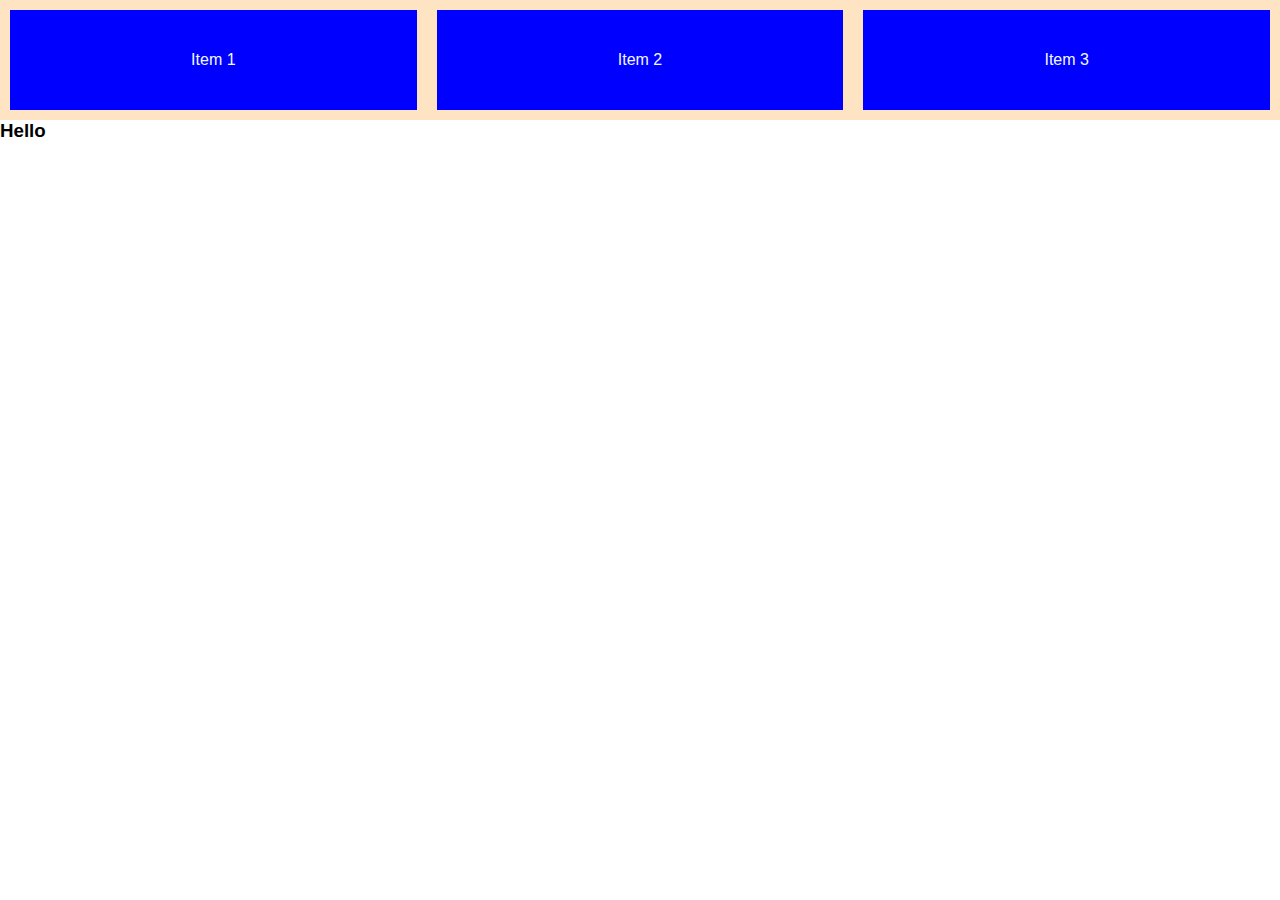
<file: flex-box-keys/index.html>
<!DOCTYPE html>
<html lang="en">
<head>
    <meta charset="UTF-8">
    <meta http-equiv="X-UA-Compatible" content="IE=edge">
    <meta name="viewport" content="width=device-width, initial-scale=1.0">
    <link rel="stylesheet" href="style.css">
    <title>Flex-box crash course</title>
</head>
<body>
    <div class="flex-container">
        <div class="item">Item 1</div>
        <div class="item">Item 2</div>
        <div class="item">Item 3</div>

    </div>
    <h3>Hello</h3>
</body>
</html>
</file>
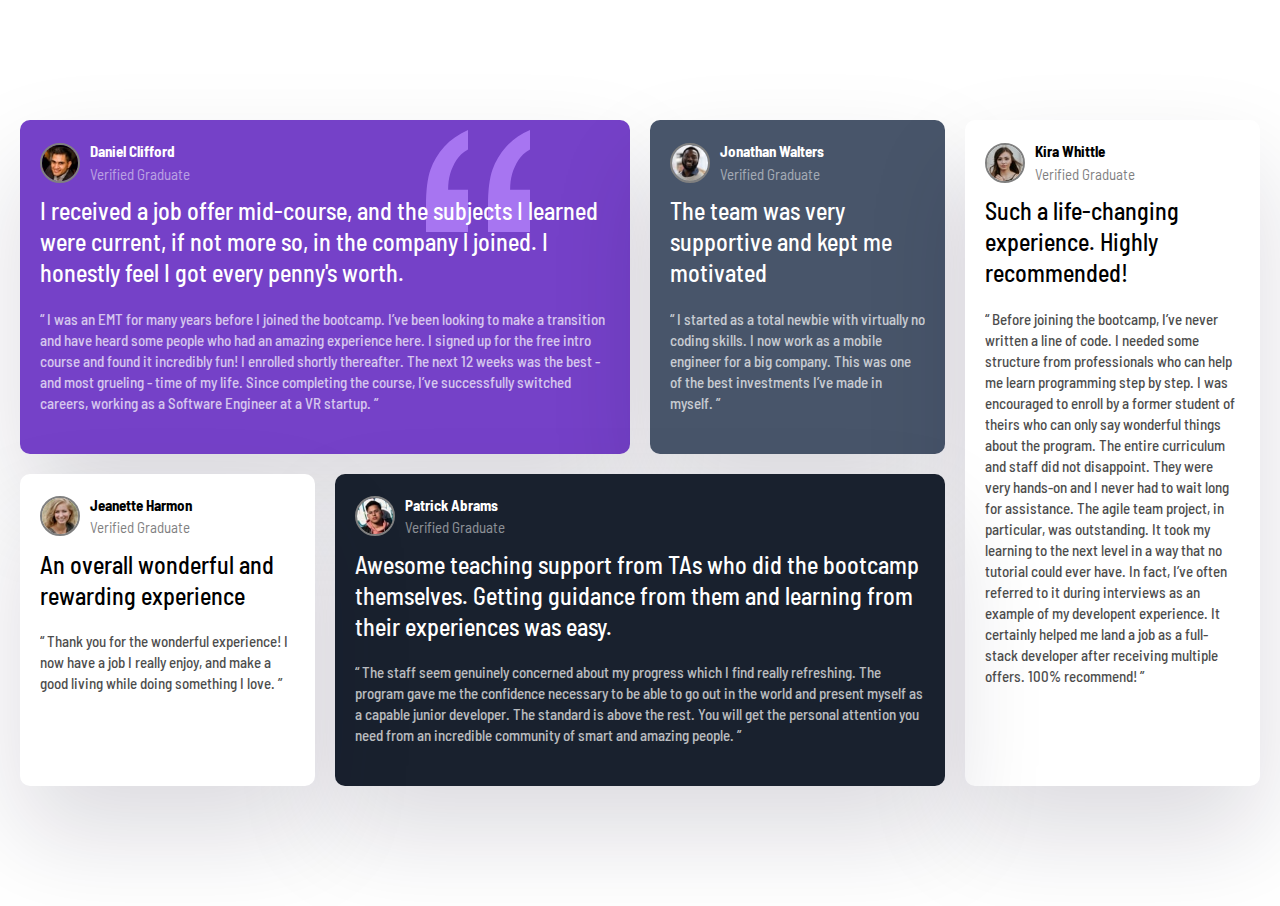
<file: grid-project/index.html>
<!DOCTYPE html>
<html lang="en">
<head>
    <meta charset="UTF-8">
    <meta http-equiv="X-UA-Compatible" content="IE=edge">
    <meta name="viewport" content="width=device-width, initial-scale=1.0">
    <title>testimonial</title>
    <link rel="stylesheet" href="styles.css">
</head>
<body>
    <div class="testimonials">
        <div class="card card--bg-purple">
            <header class="card__header">
                <img class = "card__img" src="images/image-daniel.jpg" alt="">
                <div>
                    <h3>Daniel Clifford</h3>
                    <p>Verified Graduate</p>
                </div>
            </header>
            <p class="card__lead">
                I received a job offer mid-course, and the subjects I learned
were current, if not more so, in the company l joined. I
honestly feel I got every penny's worth.
            </p>
            <p class="class__quote">
                “ I was an EMT for many years before I joined the bootcamp. I’ve been looking to make a transition and have heard some people who had an amazing experience here. I signed up for the free intro course and found it incredibly fun! I enrolled shortly thereafter. The next 12 weeks was the best - and most grueling - time of my life. Since completing the course, I’ve successfully switched careers, working as a Software Engineer at a VR startup. ”
            </p>
        </div>

        <div class="card card--bg-grey">
            <header class="card__header">
                <img class = "card__img" src="images/image-jonathan.jpg" alt="">
                <div>
                    <h3>Jonathan Walters</h3>
                    <p>Verified Graduate</p>
                </div>
            </header>
            <p class="card__lead">
                The team was very supportive and kept me motivated
            </p>
            <p class="class__quote">
                “ I started as a total newbie with virtually no coding skills. I now work as a mobile engineer for a big company. This was one of the best investments I’ve made in myself. ”
            </p>
        </div>

        <div class="card card--lady-whittle">
            <header class="card__header">
                <img class = "card__img" src="images/image-kira.jpg" alt="">
                <div>
                    <h3>Kira Whittle</h3>
                    <p>Verified Graduate</p>
                </div>
            </header>
            <p class="card__lead">
                Such a life-changing experience. Highly recommended!
            </p>
            <p class="class__quote">
                “ Before joining the bootcamp, I’ve never written a line of code. I needed some structure from professionals who can help me learn programming step by step. I was encouraged to enroll by a former student of theirs who can only say wonderful things about the program. The entire curriculum and staff did not disappoint. They were very hands-on and I never had to wait long for assistance. The agile team project, in particular, was outstanding. It took my learning to the next level in a way that no tutorial could ever have. In fact, I’ve often referred to it during interviews as an example of my developent experience. It certainly helped me land a job as a full-stack developer after receiving multiple offers. 100% recommend! ”    
            </p>
        </div>

        <div class="card card--bg-black">
            <header class="card__header">
                <img class = "card__img" src="images/image-patrick.jpg" alt="">
                <div>
                    <h3>Patrick Abrams</h3>
                    <p>Verified Graduate</p>
                </div>
            </header>
            <p class="card__lead">
                Awesome teaching support from TAs who did the bootcamp themselves. Getting guidance from them and learning from their experiences was easy.
            </p>
            <p class="class__quote">
                “ The staff seem genuinely concerned about my progress which I find really refreshing. The program gave me the confidence necessary to be able to go out in the world and present myself as a capable junior developer. The standard is above the rest. You will get the personal attention you need from an incredible community of smart and amazing people. ”
            </p>
        </div>

        <div class="card card--lady-jeanette">
            <header class="card__header">
                <img class = "card__img" src="images/image-jeanette.jpg" alt="">
                <div>
                    <h3>Jeanette Harmon</h3>
                    <p>Verified Graduate</p>
                </div>
            </header>
            <p class="card__lead">
                An overall wonderful and rewarding experience
            </p>
            <p class="class__quote">
                “ Thank you for the wonderful experience! I now have a job I really enjoy, and make a good living while doing something I love. ”
            </p>
        </div>

    </div>
</body>
</html>
</file>
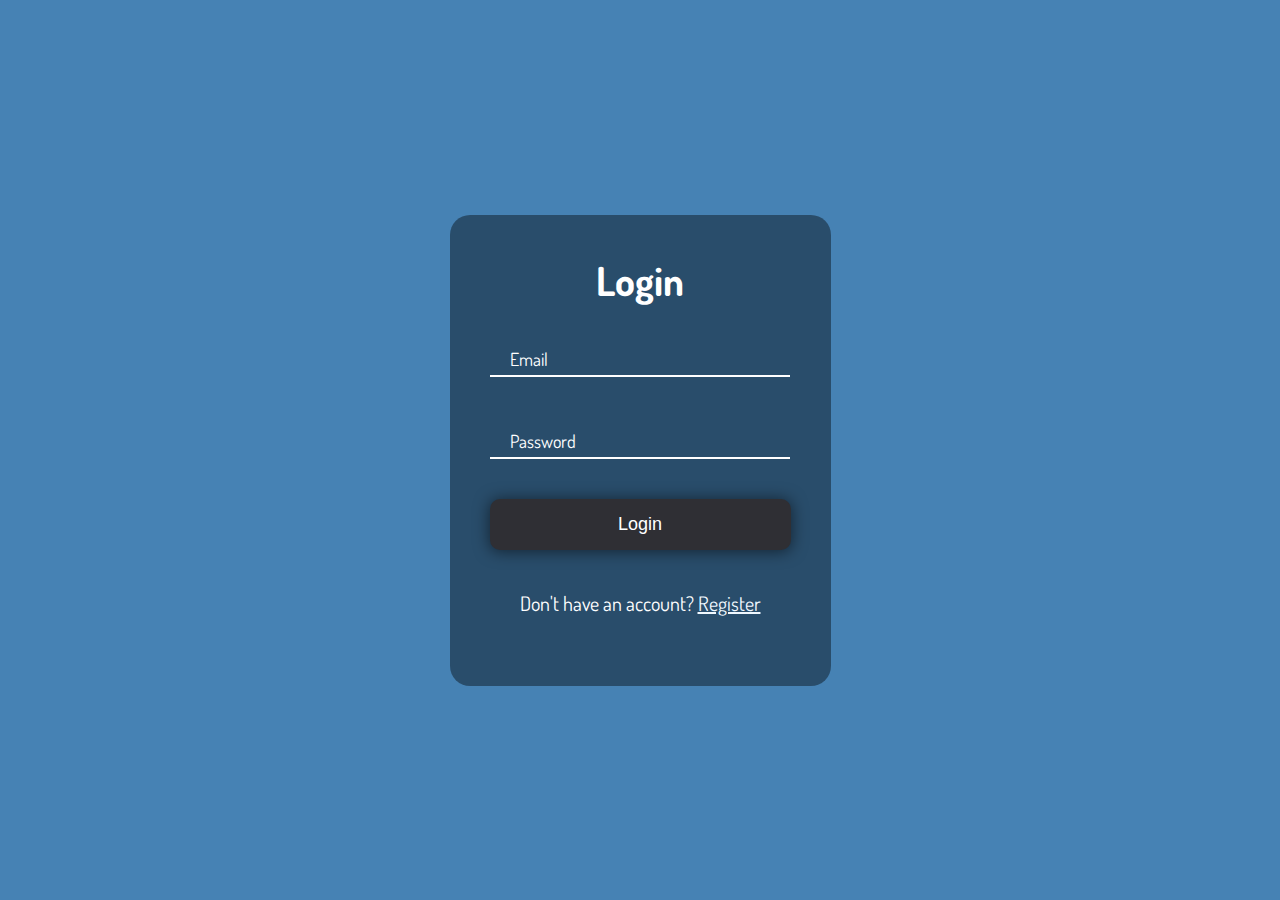
<file: jschallenge/formLoginWavy/index.html>
<!DOCTYPE html>
<html lang="en">
<head>
    <meta charset="UTF-8">
    <meta http-equiv="X-UA-Compatible" content="IE=edge">
    <meta name="viewport" content="width=device-width, initial-scale=1.0">
    <title>Login</title>
    <link rel="stylesheet" href="style.css">

</head>
<body>
    <div class="container">
        <h1>Login</h1>
        <form>
            <div class="form-control">
                <input type="text" required>
                <label>Email</label>
            </div>
            <div class="form-control">
                <input type="password" required>
                <label>Password</label>
            </div>

            <button class="btn"><div class="but">Login</div></button>
            <p>Don't have an account? <a href="#">Register</a></p>
        </form>
    </div>
    <script src="script.js"></script>
</body>
</html>
</file>
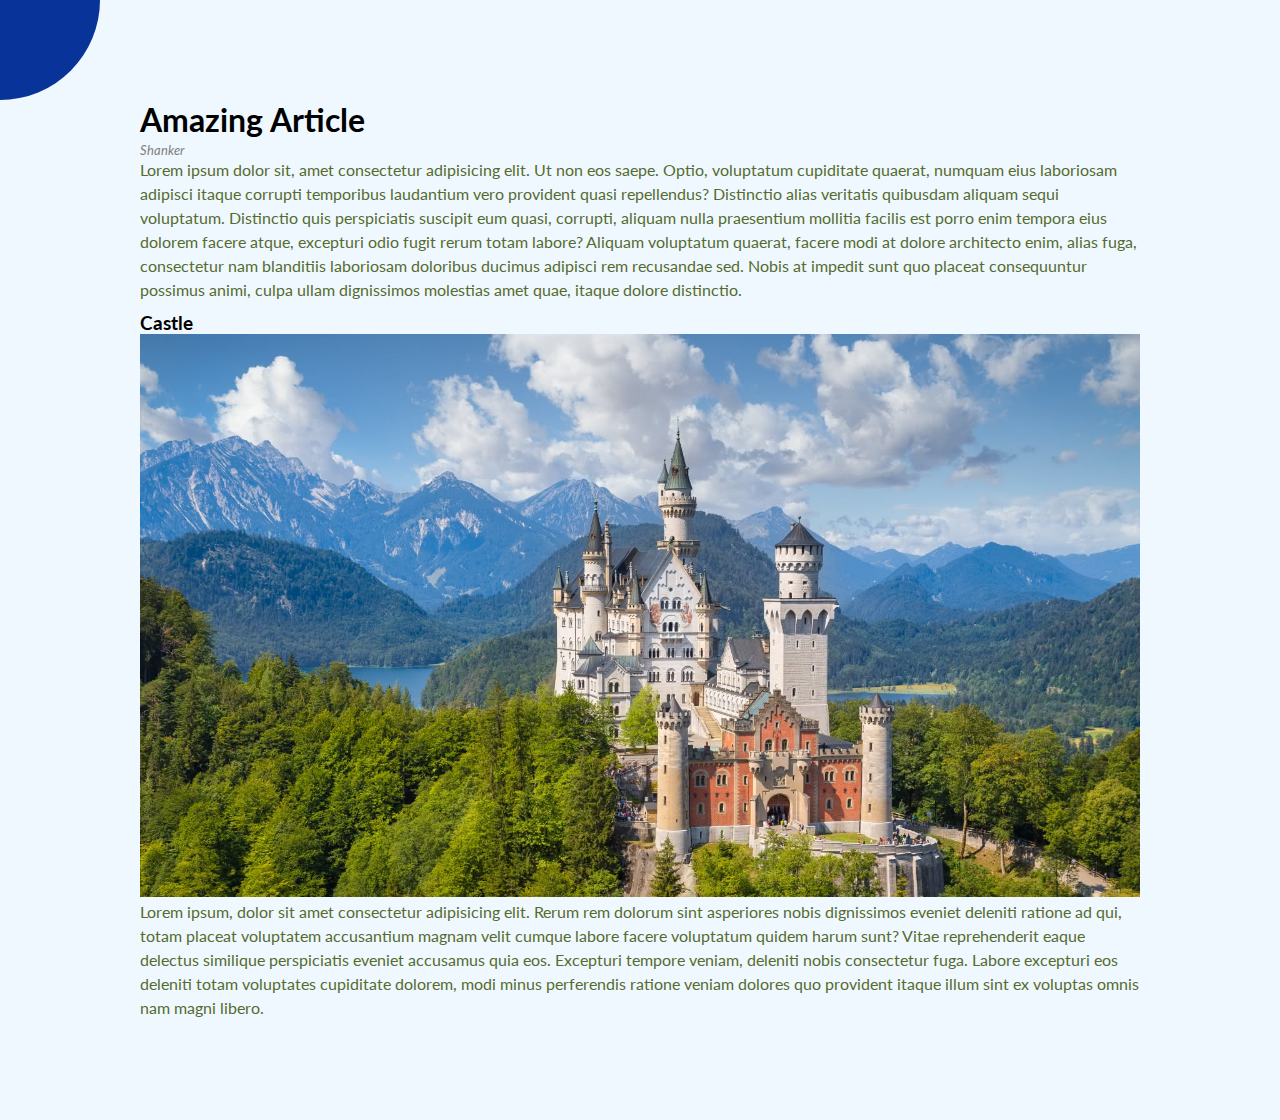
<file: jschallenge/rotatingNavigation/index.html>
<!DOCTYPE html>
<html lang="en">
<head>
    <meta charset="UTF-8">
    <meta http-equiv="X-UA-Compatible" content="IE=edge">
    <meta name="viewport" content="width=device-width, initial-scale=1.0">
    <link rel="stylesheet" href="style.css">
    <link rel="stylesheet" href="https://cdnjs.cloudflare.com/ajax/libs/font-awesome/6.2.0/css/all.min.css" integrity="sha512-xh6O/CkQoPOWDdYTDqeRdPCVd1SpvCA9XXcUnZS2FmJNp1coAFzvtCN9BmamE+4aHK8yyUHUSCcJHgXloTyT2A==" crossorigin="anonymous" referrerpolicy="no-referrer" />
    <title>Rotating Navi Page</title>
</head>
<body>
        <div class="container">
            <div class="circle-container">
                <div class="circle">
                    <button id="open">
                    <i class="fas fa-bars"></i>
                    </button>
                    <button id="close">
                        <i class="fas fa-times"></i>
                    </button>
                </div>
            </div>

            <div class="content">
                <h1>Amazing Article</h1>
                <small>Shanker</small>
                <p>Lorem ipsum dolor sit, amet consectetur adipisicing elit. Ut non eos saepe. Optio, voluptatum cupiditate quaerat, numquam eius laboriosam adipisci itaque corrupti temporibus laudantium vero provident quasi repellendus? Distinctio alias veritatis quibusdam aliquam sequi voluptatum. Distinctio quis perspiciatis suscipit eum quasi, corrupti, aliquam nulla praesentium mollitia facilis est porro enim tempora eius dolorem facere atque, excepturi odio fugit rerum totam labore? Aliquam voluptatum quaerat, facere modi at dolore architecto enim, alias fuga, consectetur nam blanditiis laboriosam doloribus ducimus adipisci rem recusandae sed. Nobis at impedit sunt quo placeat consequuntur possimus animi, culpa ullam dignissimos molestias amet quae, itaque dolore distinctio.
                </p>

                <h3>Castle</h3>
                <img src="./mun-castle-21-1600x900.jpg" alt="" srcset="">
                <p>Lorem ipsum, dolor sit amet consectetur adipisicing elit. Rerum rem dolorum sint asperiores nobis dignissimos eveniet deleniti ratione ad qui, totam placeat voluptatem accusantium magnam velit cumque labore facere voluptatum quidem harum sunt? Vitae reprehenderit eaque delectus similique perspiciatis eveniet accusamus quia eos. Excepturi tempore veniam, deleniti nobis consectetur fuga. Labore excepturi eos deleniti totam voluptates cupiditate dolorem, modi minus perferendis ratione veniam dolores quo provident itaque illum sint ex voluptas omnis nam magni libero.</p>
            </div>
        </div>

        <nav>
            <ul>
                <li><i class="fas fa-home"></i> Home</li>
                <li><i class="fas fa-user-alt"></i> About</li>
                <li><i class="fas fa-envelope"></i> Contact</li>

            </ul>
        </nav>
        <script src="script.js"></script>
</body>
</html>
</file>
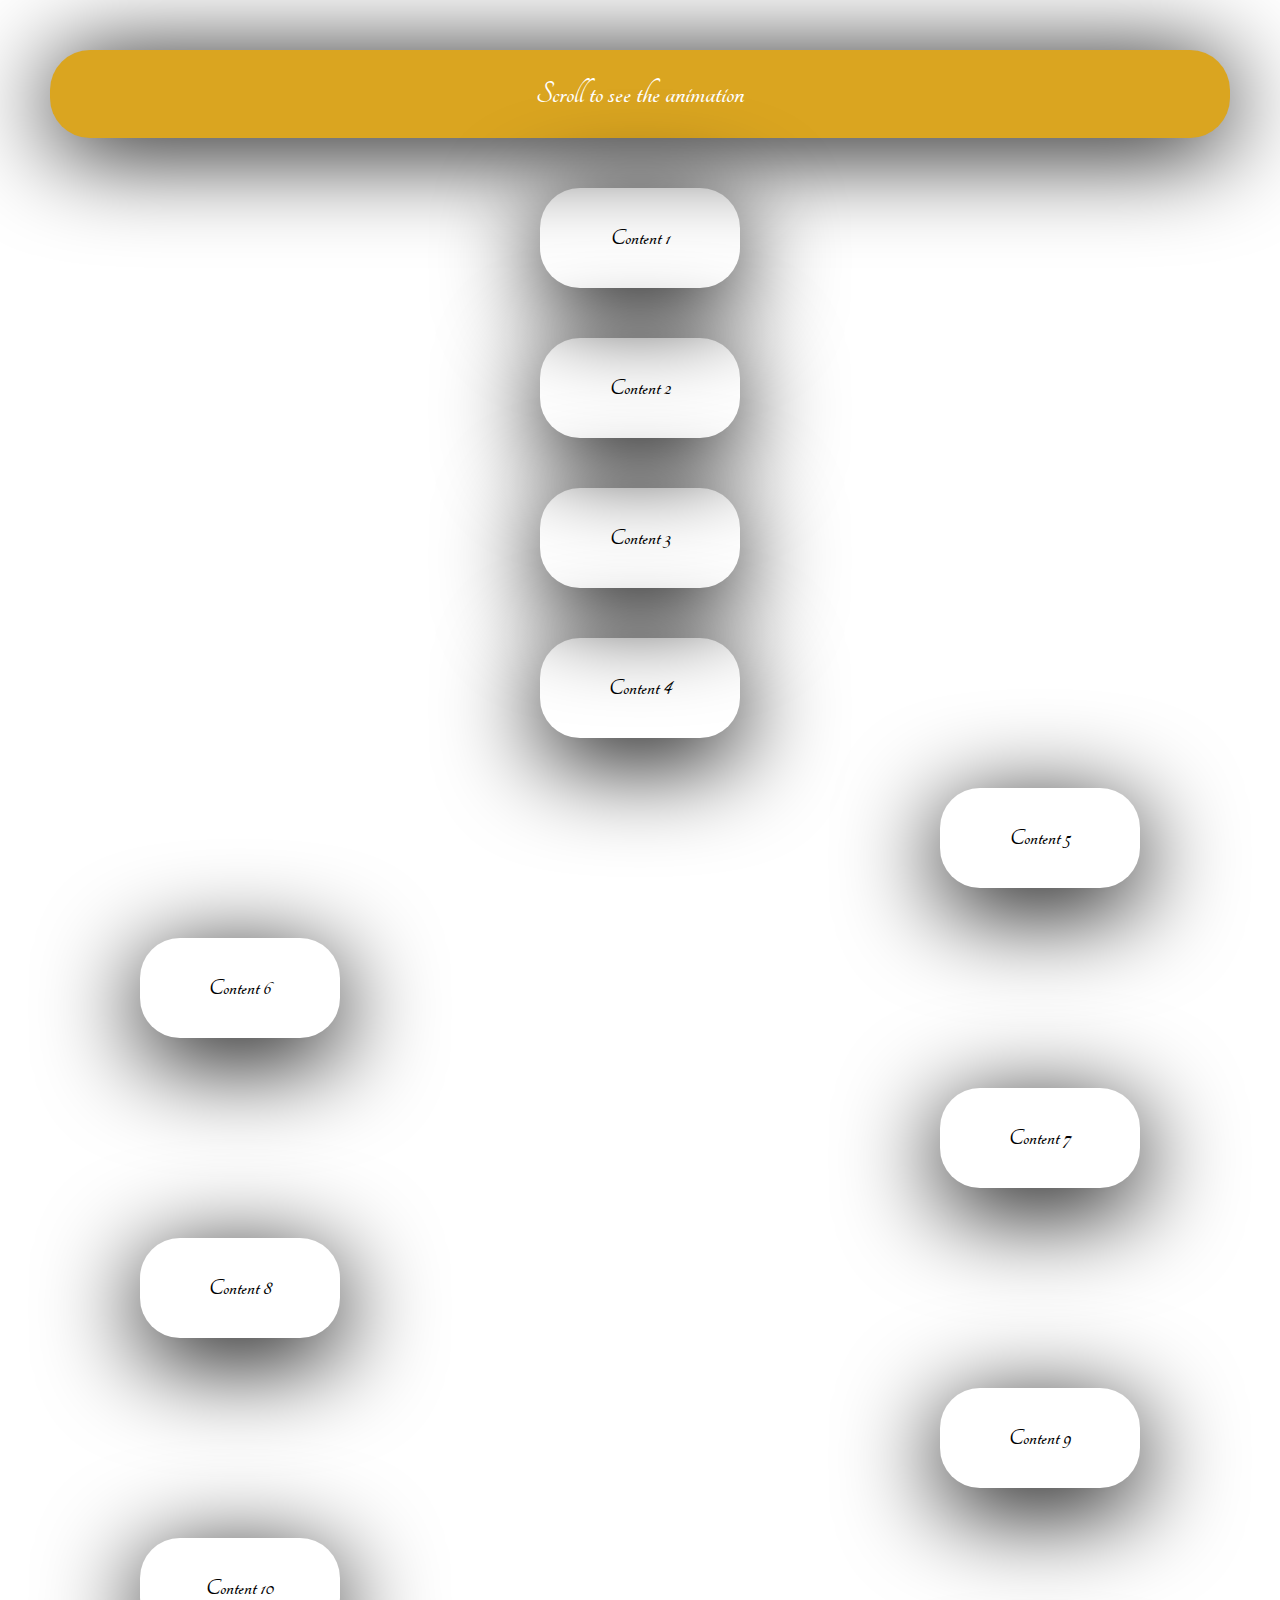
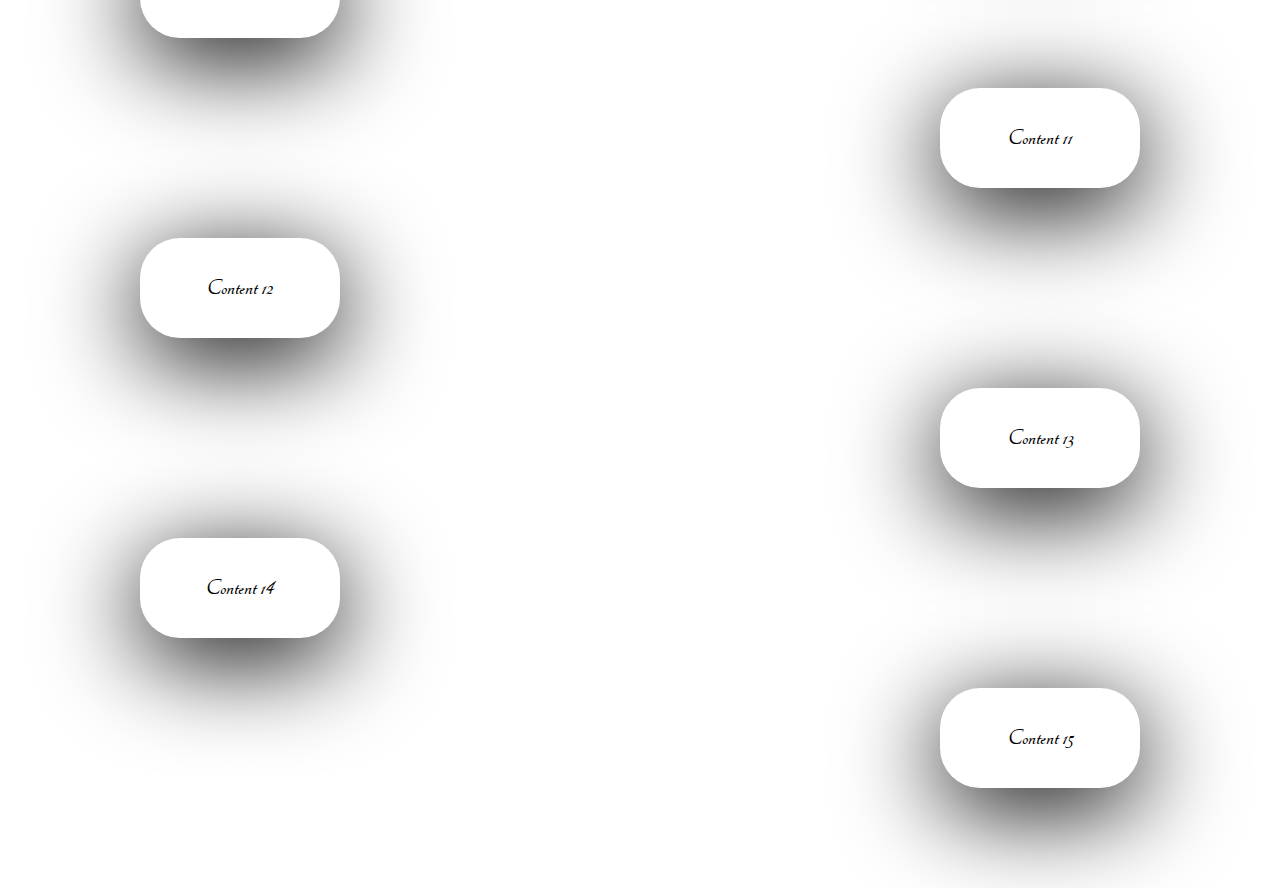
<file: jschallenge/scrollAnimation/index.html>
<!DOCTYPE html>
<html lang="en">
<head>
    <meta charset="UTF-8">
    <meta http-equiv="X-UA-Compatible" content="IE=edge">
    <meta name="viewport" content="width=device-width, initial-scale=1.0">
    <link rel="stylesheet"
          href="https://fonts.googleapis.com/css?family=Tangerine">
    <link rel="stylesheet" href="style.css">
    <title>ScrollAnimation</title>
</head>
<body>
    <div class="container">
        <h1>Scroll to see the animation</h1>
        <div class="heading2">
            <div class="box"><h2>Content 1</h2></div>
            <div class="box"><h2>Content 2</h2></div>
            <div class="box"><h2>Content 3</h2></div>
            <div class="box"><h2>Content 4</h2></div>
            <div class="box"><h2>Content 5</h2></div>
            <div class="box"><h2>Content 6</h2></div>
            <div class="box"><h2>Content 7</h2></div>
            <div class="box"><h2>Content 8</h2></div>
            <div class="box"><h2>Content 9</h2></div>
            <div class="box"><h2>Content 10</h2></div>
            <div class="box"><h2>Content 11</h2></div>
            <div class="box"><h2>Content 12</h2></div>
            <div class="box"><h2>Content 13</h2></div>
            <div class="box"><h2>Content 14</h2></div>
            <div class="box"><h2>Content 15</h2></div>
        </div>
        
    </div>
    
    <script src="script.js"></script>
</body>
</html>
</file>
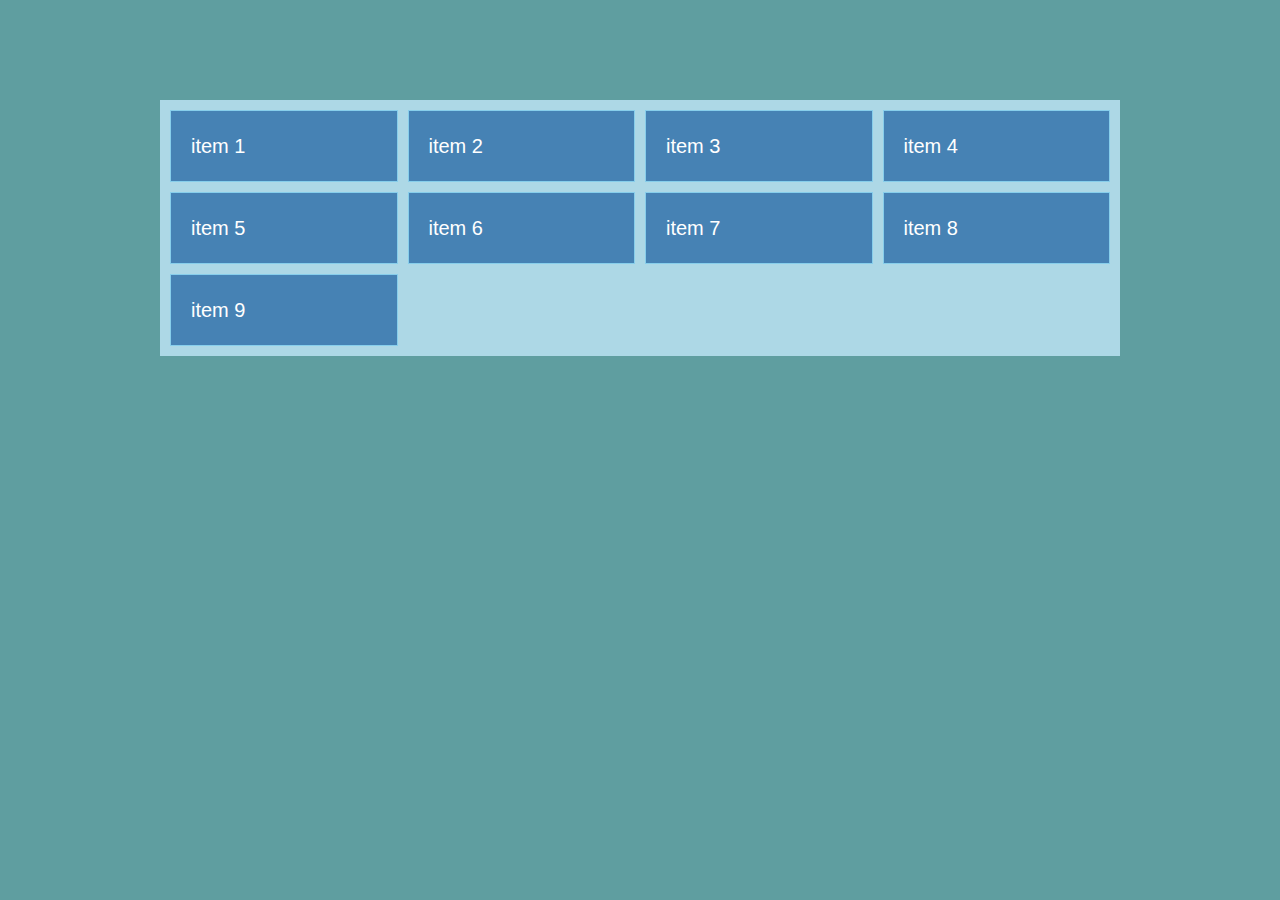
<file: grid-keys/grid.html>
<!DOCTYPE html>
<html lang="en">
<head>
    <meta charset="UTF-8">
    <meta http-equiv="X-UA-Compatible" content="IE=edge">
    <meta name="viewport" content="width=device-width, initial-scale=1.0">
    <title>CSS grids</title>
    <link rel="stylesheet" href="grid.css">
</head>
<body>
    <div class="container">
        <div class="item">item 1</div>
        <div class="item">item 2</div>
        <div class="item">item 3</div>
        <div class="item">item 4</div>
        <div class="item">item 5</div>
        <div class="item">item 6</div>
        <div class="item">item 7</div>
        <div class="item">item 8</div>
        <div class="item">item 9</div>
    </div>
</body>
</html>
</file>
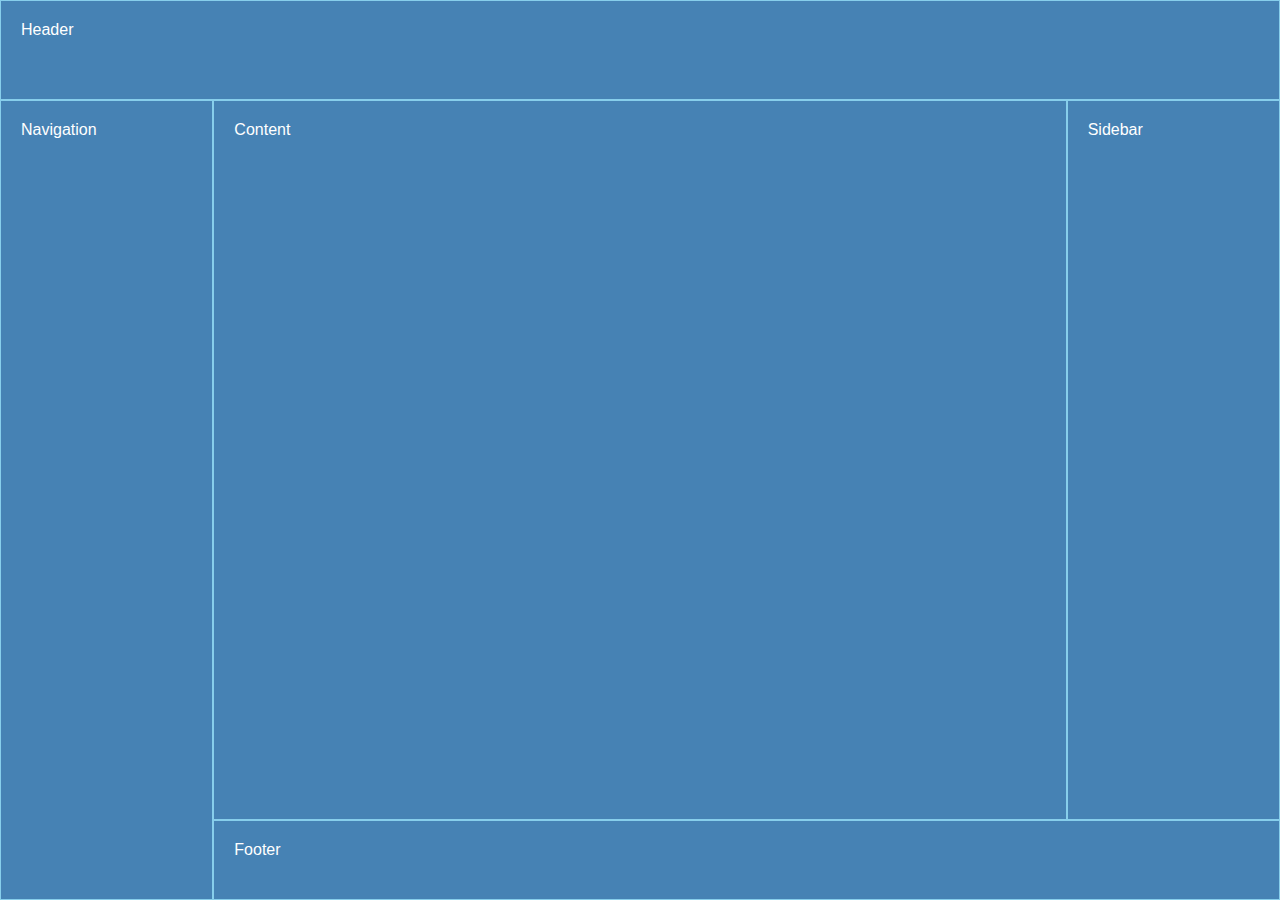
<file: grid-keys/grid2.html>
<!DOCTYPE html>
<html lang="en">
<head>
    <meta charset="UTF-8">
    <meta http-equiv="X-UA-Compatible" content="IE=edge">
    <meta name="viewport" content="width=device-width, initial-scale=1.0">
    <title>Grid area</title>
    <link rel="stylesheet" href="grid2.css">
</head>
<body>
    <header>Header</header>
    <main>Content</main>
    <nav>Navigation</nav>
    <aside>Sidebar</aside>
    <footer>Footer</footer>
</body>
</html>
</file>
<file: flex-box-keys/style.css>
* {
    box-sizing: border-box;
    margin: 0;
    padding: 0;
}
body {
    font-family: Arial, Helvetica, sans-serif;
}

.flex-container {
    /* height: 500px; */
    display: flex;
    /* flex-direction: column; */
    background-color: bisque;
    /* always on the main axis */
    justify-content:space-evenly;
    /* always on the cross axis */
    align-items:center; 
    /* flex-wrap: wrap; */
    
    
}

.item {
    /* to define flex-grow flex-shrink and flex-basis in single line */
    flex: 1;
    /* width: 100px; */
    height: 100px;
    background: blue;
    color: aliceblue;
    margin: 10px;
    /* flex-basis: 300px; */
    display: flex;
    /* ye har item ke andar kya chalega uska he */
    align-items: center;
    justify-content:center;
    /* flex-grow: 1; */
    /* ye sare independent items ke lie apply ho jaega */

}

/* .item:nth-child(1) {
    align-self:baseline;
    order: 2;
    flex-basis: 200px;
    // flex grow puri space occupy kar leta he
    flex-grow: 1;  
} */
/* .item:nth-child(2) {
    flex-grow: 2;
    order: 3;
    align-self:center;
} */
/* .item:nth-child(3) {
    flex-grow: 1;
    order: 1;
    align-self: flex-end;
} */
</file>
<file: grid-project/styles.css>
@import url('https://fonts.googleapis.com/css2?family=Barlow+Semi+Condensed:wght@200;300;400;700&display=swap');

* {
    box-sizing: border-box;
    padding: 0;
    margin: 0;
}

body {
    font-family: 'Barlow Semi Condensed';
    line-height: 1.5;
    background: white;
}

.testimonials {
    max-width: 1440px;
    margin: 100px auto;
    padding: 20px;
    display: grid;
    grid-template-columns: repeat(4, 1fr);
    gap: 20px;

}

.card {
    background: white;
    border-radius: 10px;
    padding: 20px;
    box-shadow: rgba(17, 12, 46, .15) 0px 48px 100px 0px;
    
}

.card__header {
    display: flex;
    align-items: center;
    margin-bottom: 10px;
}

.card__header h3 {
    font-size: 15px;
}

.card__header p {
    opacity: 50%;
    font-size: 15px;
}

.card__img {
    width: 40px;
    height: 40px;
    border-radius: 50%;
    border: 2px solid grey;
    margin-right: 10px;
}

.card__lead {
    font-size: 1.5rem;
    font-weight: 500;
    line-height: 1.3;
    margin-bottom: 20px;
}

.class__quote {
    font-size: 15px;
    font-weight:500;
    line-height: 1.4;
    margin-bottom: 20px;
    opacity: 70%;
}

.card--bg-purple {
    background: hsl(263, 55%, 52%);
    color: white;
    background-image: url('./images/bg-pattern-quotation.svg');
    background-repeat: no-repeat;
    background-position: top 10px right 100px; /*top se 10 px niche and right se 100 px left me*/ 
    grid-column: 1 / 3;
}

.card--bg-grey {
    background-color:hsl(217, 19%, 35%);
    color: white;
}

.card--bg-black {
    background-color:hsl(219, 29%, 14%);
    color: white;
    grid-column: 2 / 4;
    grid-row: 2 / 3;
}

.card--lady-whittle {
    background-color: white;
    grid-column: 4 / 5;
    grid-row: 1 / 3;
}

@media (max-width: 675px) {
    .testimonials {
        display: grid;
        grid-template-columns: 1fr
        
    }

    .card--bg-purple {
        grid-column: 1;
    }

    .card--bg-grey {
        background-color:hsl(217, 19%, 35%);
        color: white;
        grid-row: 2;
        grid-column: 1;
    }

    .card--lady-jeanette {
        grid-row: 3;
    }

    .card--bg-black {
        grid-row: 4;
        grid-column: 1;
    }

    .card--lady-whittle {
        grid-row: 5;
        grid-column: 1;
    }


    
}
</file>
<file: jschallenge/formLoginWavy/style.css>
@import url('https://fonts.googleapis.com/css?family=Dosis');
* {
    box-sizing: border-box;
    margin: 0;
    padding: 0;
}

body {
    font-family: 'Dosis', sans-serif;
    font-size: 20px;
    background-color: steelblue;
    color: white;
    display: flex;
    flex-direction: column;
    align-items: center;
    height: 100vh;   /*body ke andar 2 contaier bhi laga sakta tha , one jho sari height leta adn second jho form jo puri height ke center me rakhta*/
    justify-content: center;
}

.container {
  background-color: rgba(0, 0, 0, 0.404);
  padding: 40px;
  border-radius: 20px;
}

.container h1 {
    text-align: center;
    margin-bottom: 30px;
    /* background-color: brown; */
}

.container a {
    color: aliceblue;
}

.form-control {
    position: relative;
    margin: 20px 0 40px;
    width: 300px;
    
    /* background-color: orange; */
}

.btn {
    font-size: 18px;
    width: 100%;
    padding: 15px;
    border: 0;
    margin-bottom: 10px;
    color:white;
    background-color: rgb(47, 47, 52);
    border-radius: 10px;
    cursor: pointer;
    box-shadow: 0px 1px 15px 1px rgb(0, 0, 0, .505);
}

.btn:active {
    transform: scale(.95);
}

p {
    margin: 30px;
    
}
.form-control input {
    background-color: transparent;
    border: 0;
    padding: 20px 20px 2px 20px;
    font-size: 16px;
    border-bottom: 2px solid white;
    display: block;/* inline me same line me rete, block me ek ke niche ek matlab nayi line se start hota and puri line ko occupy karta he, inline block bas content jitni width occupu karta he and we can change its height and width, inline wale ki height width change ni kar sakte*/
    width: 100%;
    color: white;

}



.form-control input:focus, .form-control :focus:valid { /*jab cloick kar denge empty field me*/
    outline: 0; /* us box ke around border nai aaegi*/
    border-bottom-color: grey;
}

.form-control label {
    
    position: absolute; /*pehle ye block element input ke niche tha, so input ke niche line occupy kar raha tha and form-control ke border ke andar tha, jab isko absolute kar dia to  ye form control ki border ke andar rehne ka restriction kho chuka he, hence form control ki border niche se choti ho gai*/
    top: 10px;
    left: 20px;
}

.form-control label span {
    font-size: 18px;
    display: inline-block; /*absolute se hatana padega na inko, bas block rakhega to ek ke nich ek aaenge isliye inline block*/
    /* transition: transform 0.3s; */
    transition: 0.3s cubic-bezier(0.68, -0.55, 0.265, 1.55);
}

.form-control input:focus + label span,
.form-control input:valid + label span { /*sibling combinator, matlab same level pe rahenge , ek hi parent hoga dono ka and 2nd wala sibling 1st wale ke immediate bad hona chiyea*/
    
    transform: translateY(-30px); /*transform doesnt work on inline so used inline-block*/
}
</file>
<file: jschallenge/rotatingNavigation/style.css>
@import url('https://fonts.googleapis.com/css2?family=Lato&display=swap');

*{
    box-sizing: border-box;
    margin: 0;
    padding: 0;
}

body {
    background-color: rgb(72, 69, 69);
    font-family: 'Lato', sans-serif;
    overflow-x: hidden;
    
}

.container {
    background-color: aliceblue;
    transition: transform 0.5s linear;
    width: 100vw; /*occupy whole width of viewport*/
    min-height: 100vh;
    padding: 50px;
    transform-origin: top left;
}

.container.show-nav {
    transform: rotate(-20deg);
    transform-origin: top left; /*usuallu center se rotate karta he, apan ko top se chiyea isliye */
}

.container.show-nav + nav li {
    transform: translateX(0);
    transition-delay: 0.3s;
}

.circle-container {
    position: fixed;
    top: -100px;
    left: -100px;
}

.content img {
    max-width: 100%; /*ye puri 100% image ko viewport width me hi rakhega*/
}
.circle {
    background-color: rgb(8, 51, 153);
    height: 200px;
    width: 200px;
    border-radius: 50%;
    position: relative; /*https://www.w3schools.com/css/css_positioning.asp  to understand the difference between these position tags*/
    /*static: ye normal flow ke hisab se position hota basically isko use karo ni karo not make much of a difference
    relative: ye apni normal position ke relative place hota by top, left, right etc.
    fixed: isko viewport ke relative position karne ke lie use karte, basically ye page pe fix rahega inspite of scrolling
    absolute: ye element apne parent ke relative position hoga, isliye parent ka kuch position tag hona padega pehle, agar koi position ancestor nai hoga to ye body ke relative postion hoga and fir scroll karoge to move karega*/
    
    transition: transform 0.5s linear; /*because circle ghumega when clicking buttons, to vo rotation kaisa rahega vo define kiya he*/
}

.container.show-nav .circle {
    transform: rotate(-70deg);
}
.circle button {
    cursor: pointer;
    position: absolute;
    top: 50%;
    left: 50%;
    height: 100px;
    background: transparent;
    border: 0; /*to visualise what is happening with box of buttom open, close when writing css */
    font-size: 26px;
    color: white;
}

.circle button:focus {
    outline: none; /*jab button click hoga tab kuch outline nai honi chieyea, uske liye he */
}

.circle button#open {
    left: 60%;
}

.circle button#close {
    top: 60%;
    transform: rotate(90deg);
    transform-origin: top left; /*.circle button me isko center pe dal rakha tha , abhi wapas top peft me dal rahe, ye sab position relative to circle he ofc as absolute tag de rakha he circle button ko*/
}

.content {
    max-width: 1000px;
    margin: 50px auto;
}

.content small {
    color: grey;
    font-style: italic;
}

.content p {
    color: darkolivegreen;
    line-height: 1.5;
    margin-bottom: 10px;
}

nav {
    position: fixed;
    bottom: 50px;
    left: 0;
    z-index: 100;
}

nav ul {
    list-style-type: none;
    padding-left: 30px;
}

nav ul li i {
    font-size: 20px;
    margin-right: 10px;
}
nav ul li {
    text-transform: uppercase;
    color: white;
    margin: 40px 0;
    transform: translateX(-100%);
    transition: transform 0.3s ease-in;
}

nav ul li + li {
    margin-left: 15px;
    transform: translateX(-150%);
}

nav ul li + li + li {
    margin-left: 30px;
    transform: translateX(-200%);
}
</file>
<file: jschallenge/scrollAnimation/style.css>
* {
    box-sizing: border-box;
    margin: 0;
    padding: 0;
}

body {
    background-color: white;
    font-family: 'Tangerine', sans-serif;
    margin: 50px;
    overflow-x: hidden; /*if we dont want horizontal scroll availibility of window*/
}

h1 {
    background-color: goldenrod;
    color: white;
    line-height: 1.5;
    margin-bottom: 50px;
    border-radius: 40px;
    padding: 20px;
    text-align: center;
    box-shadow: 0px 10px 100px black;
}

.heading2 {
    display: flex;
    flex-direction: column;
    align-items: center;
    justify-content: center;
}

.box {
    height: 100px;
    width: 200px;
    display: flex;
    align-items: center;
    justify-content: center;
    border-radius: 40px;
    margin-bottom: 50px;
    box-shadow: 0px 20px 100px black;
    transform: translateX(200%);
    transition: transform 1s ease;

}

.box:nth-of-type(even) {
    transform: translateX(-200%);
}

.box.show {
    transform: translateX(0);
}
</file>
<file: grid-keys/grid.css>
* {
    box-sizing:border-box;
    padding: 0;
    margin: 0;
}

body {
    font-family: 'Open Sans', sans-serif;
    font-size: 18px;
    line-height: 1.5;
    color: #333;
    background: cadetblue;
}
@media (min-width: 10px) {

.container {
    max-width: 960px;
    margin: 100px auto;
    background-color: lightblue;
    padding: 10px;
    display: grid; /*kuch dikhega nai karta hua but is se apan grid-template-columns and baki porperties ko access kar pate
    /* grid-template-columns: 100px 200px; /*first column with 100 px and second column with 200 px.*/
    /* grid-template-columns: 1fr 1fr 1fr; 3columns with each occupying certain fraciton of total, percentage ke form me bhi de sakte he, ese bhi likhte he repeat(3, 1fr) matlab 3 times 1fr */
    column-gap: 10px; /* row-gap and column-gap ke bajae just gap: 10px ye bhi use kar sakte he for 10px gap between rows and columns. Iske alawa flex box me apan container ke andar wale items ke bich me margin deke karte the ye but grid me ye directly container pe laga sakte he*/
    row-gap: 10px;
    /* grid-auto-rows: minmax(100px, auto); /* height of rows, here min is 100px and max height is auto based on the content height */
    /* grid-template-rows: 1fr 1fr 1fr; height of rows will be same as the row with max height */
    /* align-items: flex-start; end, start, center ye sab tags use kar sakte */
    /* justify-content: center; agar grid template column ki size fixed hogi, tab iska effect duikhega */
    grid-template-columns: repeat(auto-fill, minmax(200px, 1fr)); /*if size of individual item falls below 200px, then it will wrap, ye samaj le pyara concept he -> puri width ko autofilol karna he, chota karte time - minmax : agar min width of item 200 px se kum hui to extra ko wrap kar dega , and jabtak ye kam kar sakte he tabtak 1fr ni ho jata*/
}

.item {
    background: steelblue;
    color: #fff;
    padding: 20px;
    font-size: 20px;
    border: 1px skyblue solid;
}

/* align-item is for the container, align-self is for the actual item. */

/* .item:nth-of-type(2) {
    height: 100px;
    width: 100px;
    align-self: center;
    justify-self: center; 
} */

/* grid column span */

/* .item:nth-of-type(1) {
    background-color: black;
    grid-column: 1 / 3;
}

.item:nth-of-type(3) {
    background-color: black;
    grid-row: 2 / 4;
}
*/
} 
/* @media (max-width: 500px) {
    .container {
        margin: 100px auto;
        background-color: lightblue;
        padding: 10px;
        display: grid;
        grid-template-columns: 1fr;

    }

    body {
        font-family: 'Open Sans', sans-serif;
        font-size: 18px;
        line-height: 1.5;
        color: #333;
        background: cadetblue;
    }

    .item {
        background: steelblue;
        color: #fff;
        padding: 20px;
        font-size: 20px;
        border: 1px skyblue solid;
    }
} */
</file>
<file: grid-keys/grid2.css>
* {
    box-sizing: border-box;
    padding: 0;
    margin: 0;
}

body {
    font-family: 'Open Sans', sans-serif;
    font-size: 16px;
    display: grid;
    height: 100vh; /*vh takes up entire viewport height*/
    grid-template-areas:
    'header header header'
    'nav content sidebar'
    'nav footer footer'
    ;
    grid-template-columns: 1fr 4fr 1fr;
    grid-template-rows: 100px 1fr 80px;
}

header, footer, main, aside, nav {
    background-color: steelblue;
    color: white;
    padding: 20px;
    border: skyblue 1px solid;
}

header {
    grid-area: header;
}

nav {
    grid-area: nav;
}
main {
    grid-area: content;
}
aside {
    grid-area: sidebar;
}
footer {
    grid-area: footer;
}
</file>
